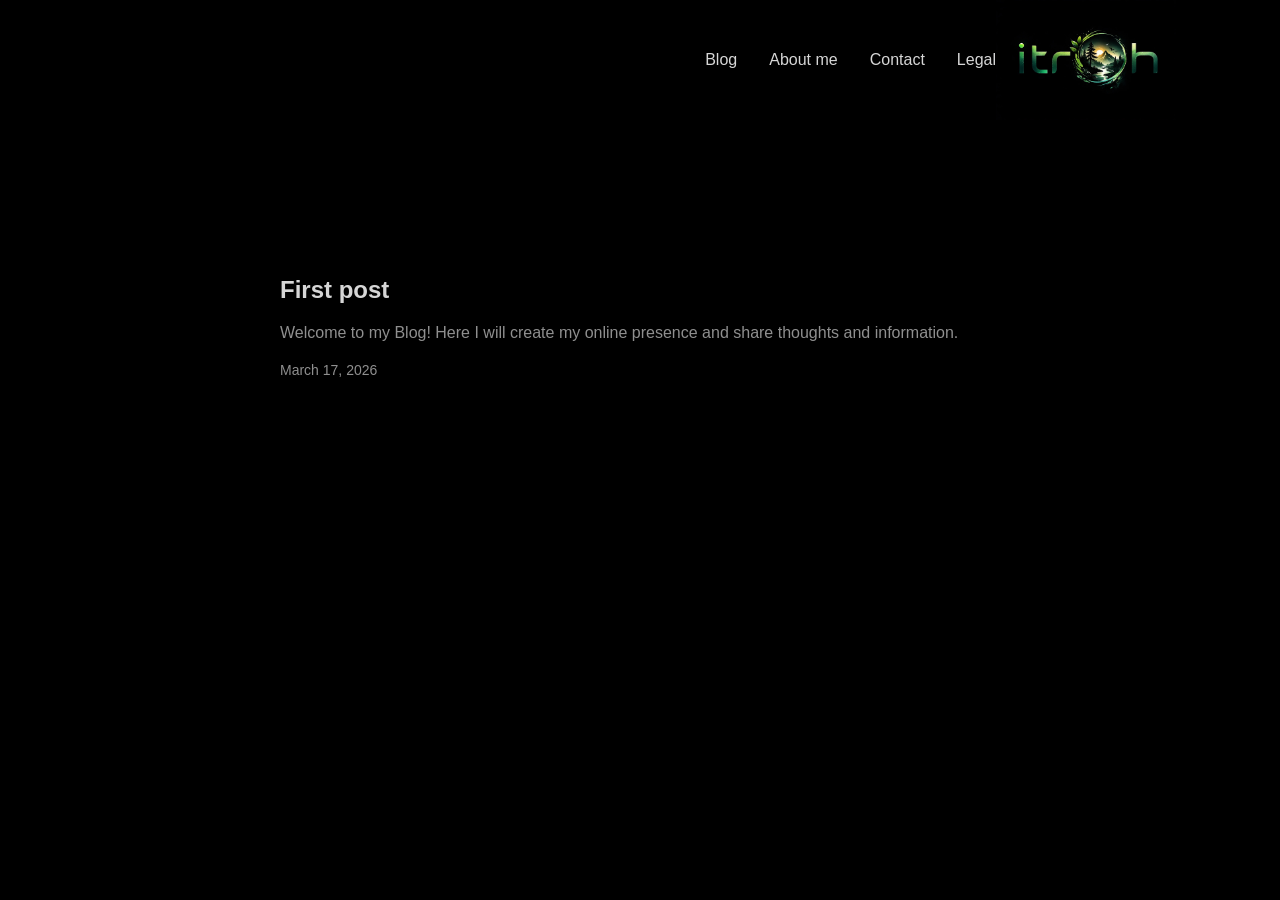
<file: index.html>
<!doctype html><html lang=en dir=auto data-theme=auto><head><meta name=generator content="Hugo 0.158.0"><meta charset=utf-8><meta http-equiv=X-UA-Compatible content="IE=edge"><meta name=viewport content="width=device-width,initial-scale=1,shrink-to-fit=no"><meta name=robots content="index, follow"><title>itroh Blog</title><meta name=description content><meta name=author content><link rel=canonical href=https://blog.itroh.net/><link crossorigin=anonymous href=/assets/css/stylesheet.70f5d8a3f9d9965b29a1d2ba47a379f9b5bcee46b1fe7362e6e1aac0c4387864.css integrity="sha256-cPXYo/nZllspodK6R6N5+bW87kax/nNi5uGqwMQ4eGQ=" rel="preload stylesheet" as=style><link rel=icon href=https://blog.itroh.net/favicon.ico><link rel=icon type=image/png sizes=16x16 href=https://blog.itroh.net/favicon-16x16.png><link rel=icon type=image/png sizes=32x32 href=https://blog.itroh.net/favicon-32x32.png><link rel=apple-touch-icon href=https://blog.itroh.net/apple-touch-icon.png><link rel=mask-icon href=https://blog.itroh.net/safari-pinned-tab.svg><meta name=theme-color content="#2e2e33"><meta name=msapplication-TileColor content="#2e2e33"><link rel=alternate type=application/rss+xml href=https://blog.itroh.net/index.xml title=rss><link rel=alternate hreflang=en href=https://blog.itroh.net/><noscript><style>#theme-toggle,.top-link{display:none}</style><style>@media(prefers-color-scheme:dark){:root{--theme:rgb(29, 30, 32);--entry:rgb(46, 46, 51);--primary:rgb(218, 218, 219);--secondary:rgb(155, 156, 157);--tertiary:rgb(65, 66, 68);--content:rgb(196, 196, 197);--code-block-bg:rgb(46, 46, 51);--code-bg:rgb(55, 56, 62);--border:rgb(51, 51, 51);color-scheme:dark}.list{background:var(--theme)}.toc{background:var(--entry)}}@media(prefers-color-scheme:light){.list::-webkit-scrollbar-thumb{border-color:var(--code-bg)}}</style></noscript><script>localStorage.getItem("pref-theme")==="dark"?document.querySelector("html").dataset.theme="dark":localStorage.getItem("pref-theme")==="light"?document.querySelector("html").dataset.theme="light":window.matchMedia("(prefers-color-scheme: dark)").matches?document.querySelector("html").dataset.theme="dark":document.querySelector("html").dataset.theme="light"</script><meta property="og:url" content="https://blog.itroh.net/"><meta property="og:site_name" content="itroh Blog"><meta property="og:title" content="itroh Blog"><meta property="og:locale" content="de_DE"><meta property="og:type" content="website"><meta name=twitter:card content="summary"><meta name=twitter:title content="itroh Blog"><script type=application/ld+json>{"@context":"https://schema.org","@type":"Organization","name":"itroh Blog","url":"https://blog.itroh.net/","description":"","logo":"https://blog.itroh.net/favicon.ico","sameAs":[]}</script></head><body class=list id=top><header class=header><nav class=nav><ul class=menu><li><a href=/posts/>Blog</a></li><li><a href=/about/>About me</a></li><li><a href=/contact/>Contact</a></li><li><a href=/legal/>Legal</a></li></ul><a href=https://blog.itroh.net/ title="itroh Blog"><img src=/images/logo.jpeg alt="itroh Blog" height=120></a></nav></header><main class=main><article class=first-entry><header class=entry-header><h2 class=entry-hint-parent>First post</h2></header><div class=entry-content><p>Welcome to my Blog! Here I will create my online presence and share thoughts and information.</p></div><footer class=entry-footer><span title='2026-03-17 00:00:00 +0000 UTC'>March 17, 2026</span></footer><a class=entry-link aria-label="post link to First post" href=https://blog.itroh.net/posts/first-post/></a></article></main><a href=#top aria-label="go to top" title="Go to Top (Alt + G)" class=top-link id=top-link accesskey=g><svg viewBox="0 0 12 6" fill="currentColor"><path d="M12 6H0l6-6z"/></svg>
</a><script>let menu=document.getElementById("menu");if(menu){const e=localStorage.getItem("menu-scroll-position");e&&(menu.scrollLeft=parseInt(e,10)),menu.onscroll=function(){localStorage.setItem("menu-scroll-position",menu.scrollLeft)}}document.querySelectorAll('a[href^="#"]').forEach(e=>{e.addEventListener("click",function(e){e.preventDefault();var t=this.getAttribute("href").substr(1);window.matchMedia("(prefers-reduced-motion: reduce)").matches?document.querySelector(`[id='${decodeURIComponent(t)}']`).scrollIntoView():document.querySelector(`[id='${decodeURIComponent(t)}']`).scrollIntoView({behavior:"smooth"}),t==="top"?history.replaceState(null,null," "):history.pushState(null,null,`#${t}`)})})</script><script>var mybutton=document.getElementById("top-link");window.onscroll=function(){document.body.scrollTop>800||document.documentElement.scrollTop>800?(mybutton.style.visibility="visible",mybutton.style.opacity="1"):(mybutton.style.visibility="hidden",mybutton.style.opacity="0")}</script><script>document.getElementById("theme-toggle").addEventListener("click",()=>{const e=document.querySelector("html");e.dataset.theme==="dark"?(e.dataset.theme="light",localStorage.setItem("pref-theme","light")):(e.dataset.theme="dark",localStorage.setItem("pref-theme","dark"))})</script></body></html>
</file>
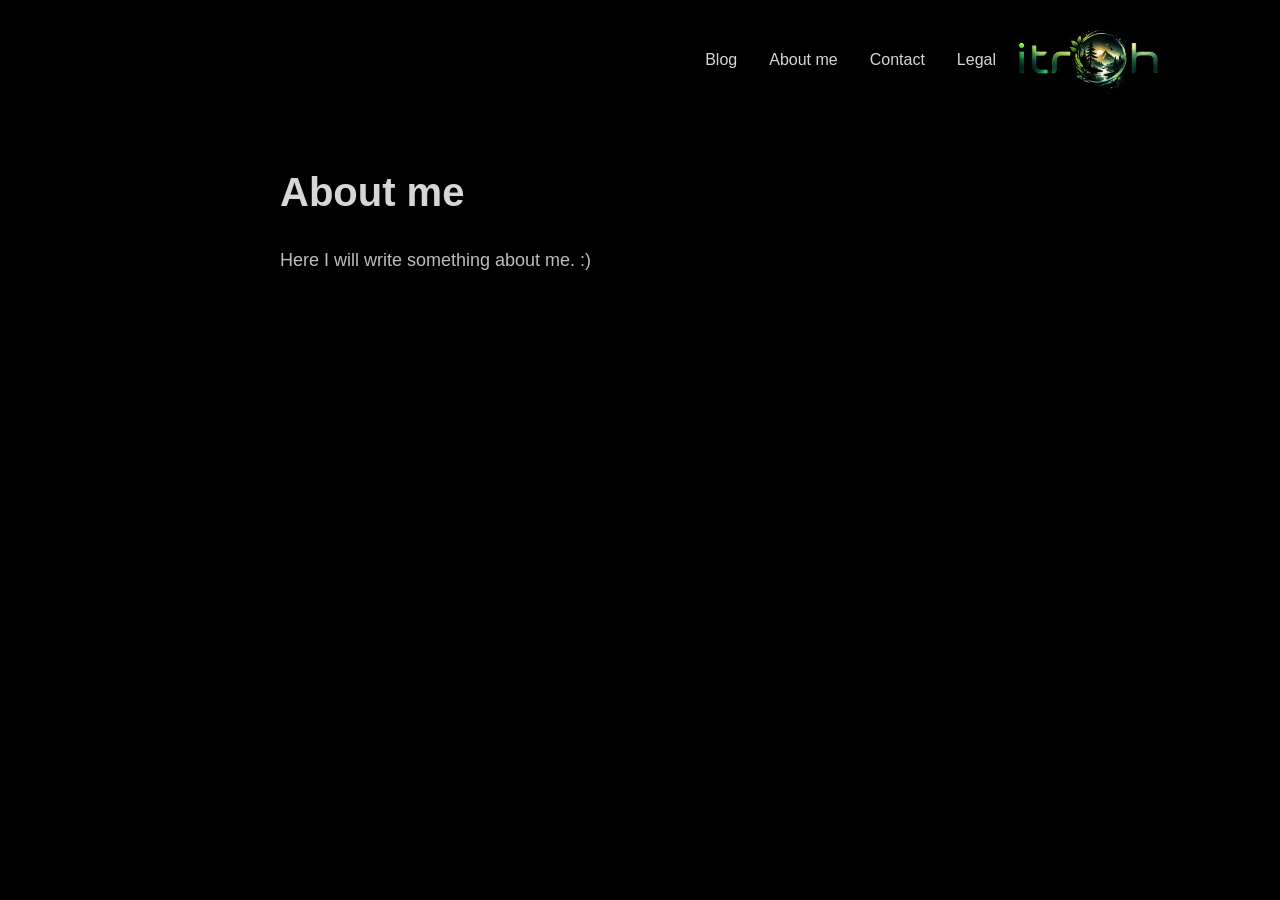
<file: about/index.html>
<!doctype html><html lang=en dir=auto data-theme=auto><head><meta charset=utf-8><meta http-equiv=X-UA-Compatible content="IE=edge"><meta name=viewport content="width=device-width,initial-scale=1,shrink-to-fit=no"><meta name=robots content="index, follow"><title>About me | itroh Blog</title><meta name=keywords content><meta name=description content="Here I will write something about me. :)"><meta name=author content><link rel=canonical href=https://blog.itroh.net/about/><link crossorigin=anonymous href=/assets/css/stylesheet.70f5d8a3f9d9965b29a1d2ba47a379f9b5bcee46b1fe7362e6e1aac0c4387864.css integrity="sha256-cPXYo/nZllspodK6R6N5+bW87kax/nNi5uGqwMQ4eGQ=" rel="preload stylesheet" as=style><link rel=icon href=https://blog.itroh.net/favicon.ico><link rel=icon type=image/png sizes=16x16 href=https://blog.itroh.net/favicon-16x16.png><link rel=icon type=image/png sizes=32x32 href=https://blog.itroh.net/favicon-32x32.png><link rel=apple-touch-icon href=https://blog.itroh.net/apple-touch-icon.png><link rel=mask-icon href=https://blog.itroh.net/safari-pinned-tab.svg><meta name=theme-color content="#2e2e33"><meta name=msapplication-TileColor content="#2e2e33"><link rel=alternate hreflang=en href=https://blog.itroh.net/about/><noscript><style>#theme-toggle,.top-link{display:none}</style><style>@media(prefers-color-scheme:dark){:root{--theme:rgb(29, 30, 32);--entry:rgb(46, 46, 51);--primary:rgb(218, 218, 219);--secondary:rgb(155, 156, 157);--tertiary:rgb(65, 66, 68);--content:rgb(196, 196, 197);--code-block-bg:rgb(46, 46, 51);--code-bg:rgb(55, 56, 62);--border:rgb(51, 51, 51);color-scheme:dark}.list{background:var(--theme)}.toc{background:var(--entry)}}@media(prefers-color-scheme:light){.list::-webkit-scrollbar-thumb{border-color:var(--code-bg)}}</style></noscript><script>localStorage.getItem("pref-theme")==="dark"?document.querySelector("html").dataset.theme="dark":localStorage.getItem("pref-theme")==="light"?document.querySelector("html").dataset.theme="light":window.matchMedia("(prefers-color-scheme: dark)").matches?document.querySelector("html").dataset.theme="dark":document.querySelector("html").dataset.theme="light"</script><meta property="og:url" content="https://blog.itroh.net/about/"><meta property="og:site_name" content="itroh Blog"><meta property="og:title" content="About me"><meta property="og:description" content="Here I will write something about me. :)"><meta property="og:locale" content="de_DE"><meta property="og:type" content="article"><meta name=twitter:card content="summary"><meta name=twitter:title content="About me"><meta name=twitter:description content="Here I will write something about me. :)"><script type=application/ld+json>{"@context":"https://schema.org","@type":"BreadcrumbList","itemListElement":[{"@type":"ListItem","position":1,"name":"About me","item":"https://blog.itroh.net/about/"}]}</script><script type=application/ld+json>{"@context":"https://schema.org","@type":"BlogPosting","headline":"About me","name":"About me","description":"Here I will write something about me. :)\n","keywords":[],"articleBody":"Here I will write something about me. :)\n","wordCount":"8","inLanguage":"en","datePublished":"0001-01-01T00:00:00Z","dateModified":"0001-01-01T00:00:00Z","mainEntityOfPage":{"@type":"WebPage","@id":"https://blog.itroh.net/about/"},"publisher":{"@type":"Organization","name":"itroh Blog","logo":{"@type":"ImageObject","url":"https://blog.itroh.net/favicon.ico"}}}</script></head><body id=top><header class=header><nav class=nav><ul class=menu><li><a href=/posts/>Blog</a></li><li><a href=/about/>About me</a></li><li><a href=/contact/>Contact</a></li><li><a href=/legal/>Legal</a></li></ul><a href=https://blog.itroh.net/ title="itroh Blog"><img src=/images/logo.jpeg alt="itroh Blog" height=120></a></nav></header><main class=main><article class=post-single><header class=post-header><h1 class="post-title entry-hint-parent">About me</h1><div class=post-meta></div></header><div class=post-content><p>Here I will write something about me. :)</p></div><footer class=post-footer><ul class=post-tags></ul></footer></article></main><a href=#top aria-label="go to top" title="Go to Top (Alt + G)" class=top-link id=top-link accesskey=g><svg viewBox="0 0 12 6" fill="currentColor"><path d="M12 6H0l6-6z"/></svg>
</a><script>let menu=document.getElementById("menu");if(menu){const e=localStorage.getItem("menu-scroll-position");e&&(menu.scrollLeft=parseInt(e,10)),menu.onscroll=function(){localStorage.setItem("menu-scroll-position",menu.scrollLeft)}}document.querySelectorAll('a[href^="#"]').forEach(e=>{e.addEventListener("click",function(e){e.preventDefault();var t=this.getAttribute("href").substr(1);window.matchMedia("(prefers-reduced-motion: reduce)").matches?document.querySelector(`[id='${decodeURIComponent(t)}']`).scrollIntoView():document.querySelector(`[id='${decodeURIComponent(t)}']`).scrollIntoView({behavior:"smooth"}),t==="top"?history.replaceState(null,null," "):history.pushState(null,null,`#${t}`)})})</script><script>var mybutton=document.getElementById("top-link");window.onscroll=function(){document.body.scrollTop>800||document.documentElement.scrollTop>800?(mybutton.style.visibility="visible",mybutton.style.opacity="1"):(mybutton.style.visibility="hidden",mybutton.style.opacity="0")}</script><script>document.getElementById("theme-toggle").addEventListener("click",()=>{const e=document.querySelector("html");e.dataset.theme==="dark"?(e.dataset.theme="light",localStorage.setItem("pref-theme","light")):(e.dataset.theme="dark",localStorage.setItem("pref-theme","dark"))})</script></body></html>
</file>
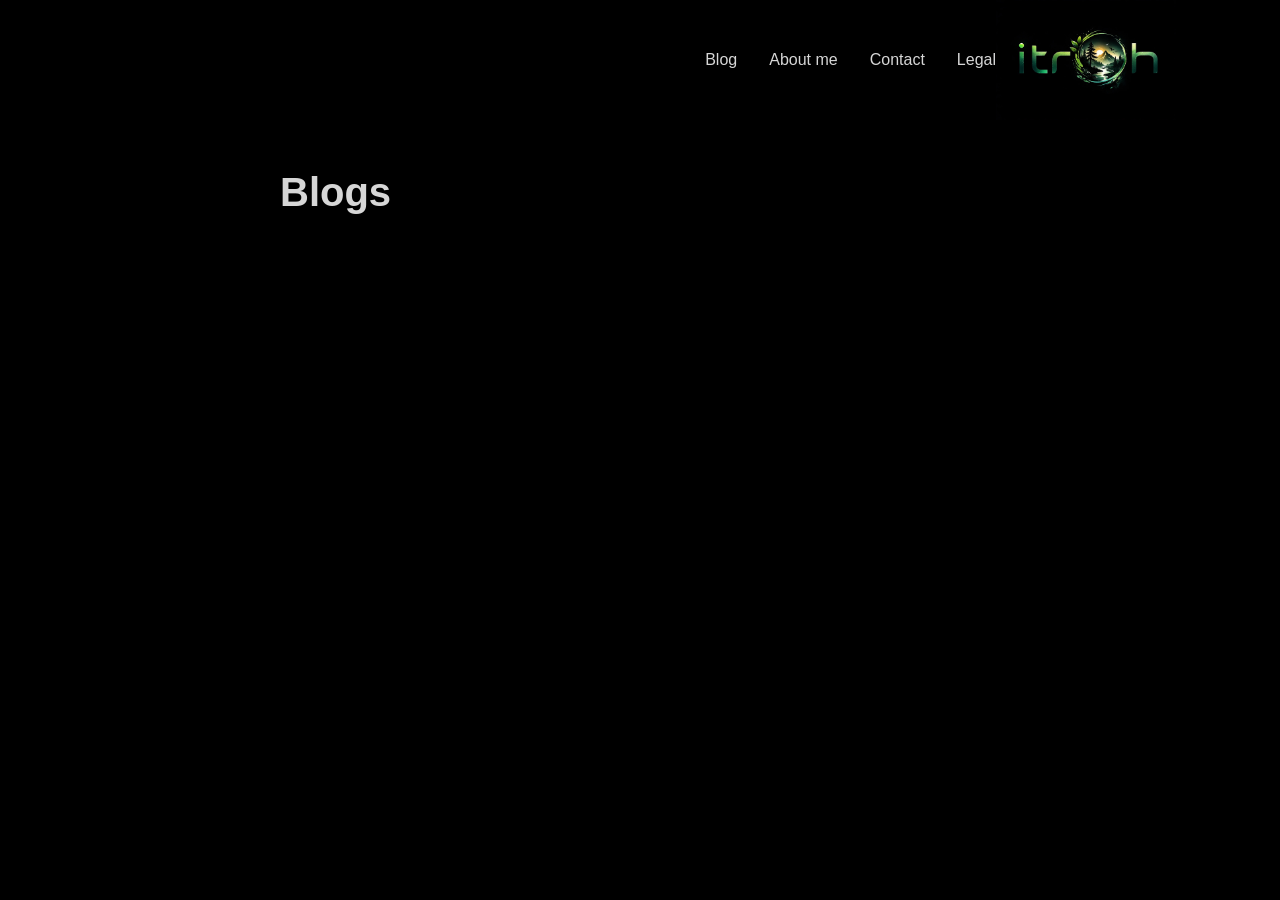
<file: blog/index.html>
<!doctype html><html lang=en dir=auto data-theme=auto><head><meta charset=utf-8><meta http-equiv=X-UA-Compatible content="IE=edge"><meta name=viewport content="width=device-width,initial-scale=1,shrink-to-fit=no"><meta name=robots content="index, follow"><title>Blogs | itroh Blog</title><meta name=keywords content><meta name=description content="Blogs - itroh Blog"><meta name=author content><link rel=canonical href=https://blog.itroh.net/blog/><link crossorigin=anonymous href=/assets/css/stylesheet.70f5d8a3f9d9965b29a1d2ba47a379f9b5bcee46b1fe7362e6e1aac0c4387864.css integrity="sha256-cPXYo/nZllspodK6R6N5+bW87kax/nNi5uGqwMQ4eGQ=" rel="preload stylesheet" as=style><link rel=icon href=https://blog.itroh.net/favicon.ico><link rel=icon type=image/png sizes=16x16 href=https://blog.itroh.net/favicon-16x16.png><link rel=icon type=image/png sizes=32x32 href=https://blog.itroh.net/favicon-32x32.png><link rel=apple-touch-icon href=https://blog.itroh.net/apple-touch-icon.png><link rel=mask-icon href=https://blog.itroh.net/safari-pinned-tab.svg><meta name=theme-color content="#2e2e33"><meta name=msapplication-TileColor content="#2e2e33"><link rel=alternate type=application/rss+xml href=https://blog.itroh.net/blog/index.xml title=rss><link rel=alternate hreflang=en href=https://blog.itroh.net/blog/><noscript><style>#theme-toggle,.top-link{display:none}</style><style>@media(prefers-color-scheme:dark){:root{--theme:rgb(29, 30, 32);--entry:rgb(46, 46, 51);--primary:rgb(218, 218, 219);--secondary:rgb(155, 156, 157);--tertiary:rgb(65, 66, 68);--content:rgb(196, 196, 197);--code-block-bg:rgb(46, 46, 51);--code-bg:rgb(55, 56, 62);--border:rgb(51, 51, 51);color-scheme:dark}.list{background:var(--theme)}.toc{background:var(--entry)}}@media(prefers-color-scheme:light){.list::-webkit-scrollbar-thumb{border-color:var(--code-bg)}}</style></noscript><script>localStorage.getItem("pref-theme")==="dark"?document.querySelector("html").dataset.theme="dark":localStorage.getItem("pref-theme")==="light"?document.querySelector("html").dataset.theme="light":window.matchMedia("(prefers-color-scheme: dark)").matches?document.querySelector("html").dataset.theme="dark":document.querySelector("html").dataset.theme="light"</script><meta property="og:url" content="https://blog.itroh.net/blog/"><meta property="og:site_name" content="itroh Blog"><meta property="og:title" content="Blogs"><meta property="og:locale" content="de_DE"><meta property="og:type" content="website"><meta name=twitter:card content="summary"><meta name=twitter:title content="Blogs"><script type=application/ld+json>{"@context":"https://schema.org","@type":"BreadcrumbList","itemListElement":[{"@type":"ListItem","position":1,"name":"Blogs","item":"https://blog.itroh.net/blog/"}]}</script></head><body class=list id=top><header class=header><nav class=nav><ul class=menu><li><a href=/posts/>Blog</a></li><li><a href=/about/>About me</a></li><li><a href=/contact/>Contact</a></li><li><a href=/legal/>Legal</a></li></ul><a href=https://blog.itroh.net/ title="itroh Blog"><img src=/images/logo.jpeg alt="itroh Blog" height=120></a></nav></header><main class=main><header class=page-header><h1>Blogs</h1></header></main><a href=#top aria-label="go to top" title="Go to Top (Alt + G)" class=top-link id=top-link accesskey=g><svg viewBox="0 0 12 6" fill="currentColor"><path d="M12 6H0l6-6z"/></svg>
</a><script>let menu=document.getElementById("menu");if(menu){const e=localStorage.getItem("menu-scroll-position");e&&(menu.scrollLeft=parseInt(e,10)),menu.onscroll=function(){localStorage.setItem("menu-scroll-position",menu.scrollLeft)}}document.querySelectorAll('a[href^="#"]').forEach(e=>{e.addEventListener("click",function(e){e.preventDefault();var t=this.getAttribute("href").substr(1);window.matchMedia("(prefers-reduced-motion: reduce)").matches?document.querySelector(`[id='${decodeURIComponent(t)}']`).scrollIntoView():document.querySelector(`[id='${decodeURIComponent(t)}']`).scrollIntoView({behavior:"smooth"}),t==="top"?history.replaceState(null,null," "):history.pushState(null,null,`#${t}`)})})</script><script>var mybutton=document.getElementById("top-link");window.onscroll=function(){document.body.scrollTop>800||document.documentElement.scrollTop>800?(mybutton.style.visibility="visible",mybutton.style.opacity="1"):(mybutton.style.visibility="hidden",mybutton.style.opacity="0")}</script><script>document.getElementById("theme-toggle").addEventListener("click",()=>{const e=document.querySelector("html");e.dataset.theme==="dark"?(e.dataset.theme="light",localStorage.setItem("pref-theme","light")):(e.dataset.theme="dark",localStorage.setItem("pref-theme","dark"))})</script></body></html>
</file>
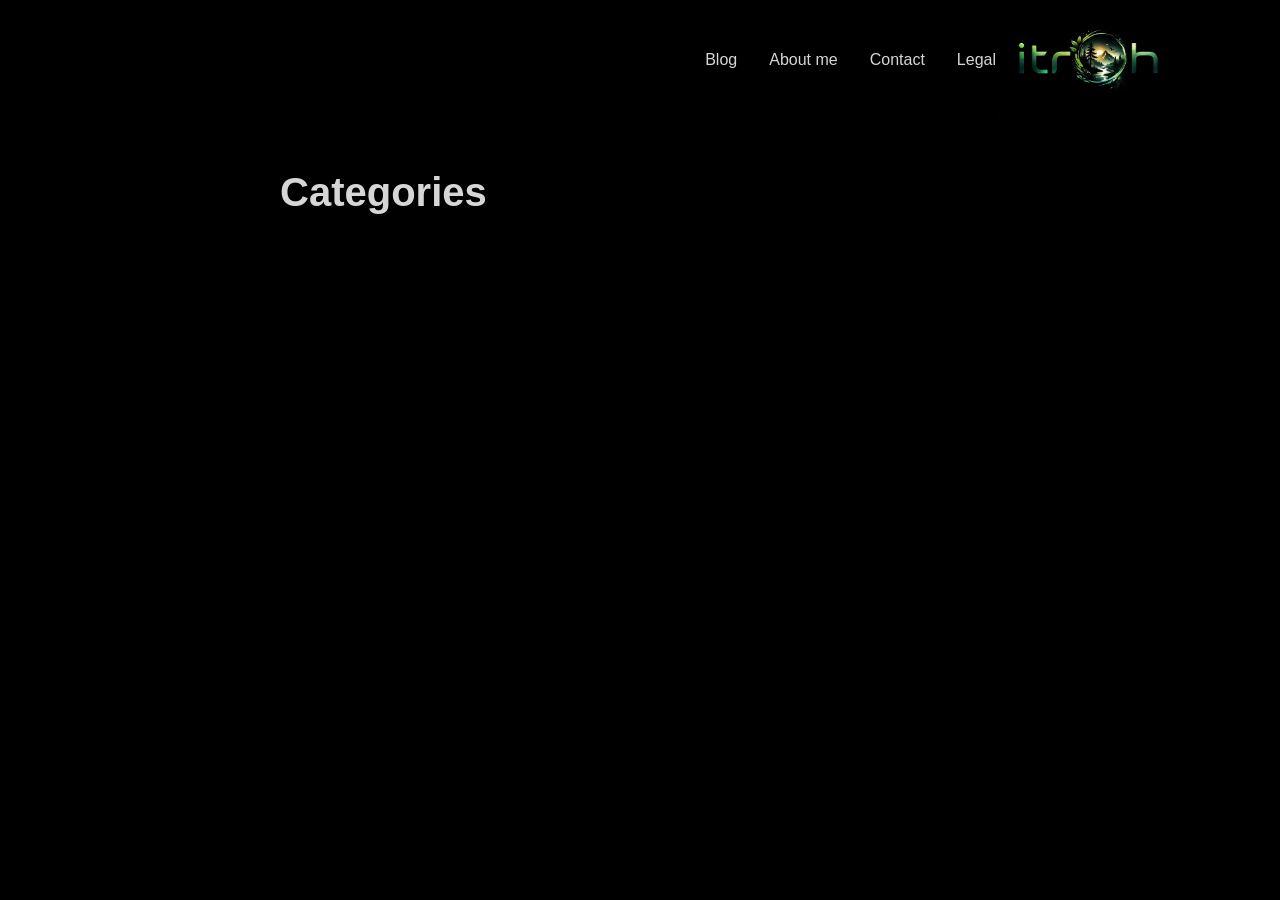
<file: categories/index.html>
<!doctype html><html lang=en dir=auto data-theme=auto><head><meta charset=utf-8><meta http-equiv=X-UA-Compatible content="IE=edge"><meta name=viewport content="width=device-width,initial-scale=1,shrink-to-fit=no"><meta name=robots content="index, follow"><title>Categories | itroh Blog</title><meta name=keywords content><meta name=description content><meta name=author content><link rel=canonical href=https://blog.itroh.net/categories/><link crossorigin=anonymous href=/assets/css/stylesheet.70f5d8a3f9d9965b29a1d2ba47a379f9b5bcee46b1fe7362e6e1aac0c4387864.css integrity="sha256-cPXYo/nZllspodK6R6N5+bW87kax/nNi5uGqwMQ4eGQ=" rel="preload stylesheet" as=style><link rel=icon href=https://blog.itroh.net/favicon.ico><link rel=icon type=image/png sizes=16x16 href=https://blog.itroh.net/favicon-16x16.png><link rel=icon type=image/png sizes=32x32 href=https://blog.itroh.net/favicon-32x32.png><link rel=apple-touch-icon href=https://blog.itroh.net/apple-touch-icon.png><link rel=mask-icon href=https://blog.itroh.net/safari-pinned-tab.svg><meta name=theme-color content="#2e2e33"><meta name=msapplication-TileColor content="#2e2e33"><link rel=alternate type=application/rss+xml href=https://blog.itroh.net/categories/index.xml title=rss><link rel=alternate hreflang=en href=https://blog.itroh.net/categories/><noscript><style>#theme-toggle,.top-link{display:none}</style><style>@media(prefers-color-scheme:dark){:root{--theme:rgb(29, 30, 32);--entry:rgb(46, 46, 51);--primary:rgb(218, 218, 219);--secondary:rgb(155, 156, 157);--tertiary:rgb(65, 66, 68);--content:rgb(196, 196, 197);--code-block-bg:rgb(46, 46, 51);--code-bg:rgb(55, 56, 62);--border:rgb(51, 51, 51);color-scheme:dark}.list{background:var(--theme)}.toc{background:var(--entry)}}@media(prefers-color-scheme:light){.list::-webkit-scrollbar-thumb{border-color:var(--code-bg)}}</style></noscript><script>localStorage.getItem("pref-theme")==="dark"?document.querySelector("html").dataset.theme="dark":localStorage.getItem("pref-theme")==="light"?document.querySelector("html").dataset.theme="light":window.matchMedia("(prefers-color-scheme: dark)").matches?document.querySelector("html").dataset.theme="dark":document.querySelector("html").dataset.theme="light"</script><meta property="og:url" content="https://blog.itroh.net/categories/"><meta property="og:site_name" content="itroh Blog"><meta property="og:title" content="Categories"><meta property="og:locale" content="de_DE"><meta property="og:type" content="website"><meta name=twitter:card content="summary"><meta name=twitter:title content="Categories"></head><body class=list id=top><header class=header><nav class=nav><ul class=menu><li><a href=/posts/>Blog</a></li><li><a href=/about/>About me</a></li><li><a href=/contact/>Contact</a></li><li><a href=/legal/>Legal</a></li></ul><a href=https://blog.itroh.net/ title="itroh Blog"><img src=/images/logo.jpeg alt="itroh Blog" height=120></a></nav></header><main class=main><header class=page-header><h1>Categories</h1></header><ul class=terms-tags></ul></main><a href=#top aria-label="go to top" title="Go to Top (Alt + G)" class=top-link id=top-link accesskey=g><svg viewBox="0 0 12 6" fill="currentColor"><path d="M12 6H0l6-6z"/></svg>
</a><script>let menu=document.getElementById("menu");if(menu){const e=localStorage.getItem("menu-scroll-position");e&&(menu.scrollLeft=parseInt(e,10)),menu.onscroll=function(){localStorage.setItem("menu-scroll-position",menu.scrollLeft)}}document.querySelectorAll('a[href^="#"]').forEach(e=>{e.addEventListener("click",function(e){e.preventDefault();var t=this.getAttribute("href").substr(1);window.matchMedia("(prefers-reduced-motion: reduce)").matches?document.querySelector(`[id='${decodeURIComponent(t)}']`).scrollIntoView():document.querySelector(`[id='${decodeURIComponent(t)}']`).scrollIntoView({behavior:"smooth"}),t==="top"?history.replaceState(null,null," "):history.pushState(null,null,`#${t}`)})})</script><script>var mybutton=document.getElementById("top-link");window.onscroll=function(){document.body.scrollTop>800||document.documentElement.scrollTop>800?(mybutton.style.visibility="visible",mybutton.style.opacity="1"):(mybutton.style.visibility="hidden",mybutton.style.opacity="0")}</script><script>document.getElementById("theme-toggle").addEventListener("click",()=>{const e=document.querySelector("html");e.dataset.theme==="dark"?(e.dataset.theme="light",localStorage.setItem("pref-theme","light")):(e.dataset.theme="dark",localStorage.setItem("pref-theme","dark"))})</script></body></html>
</file>
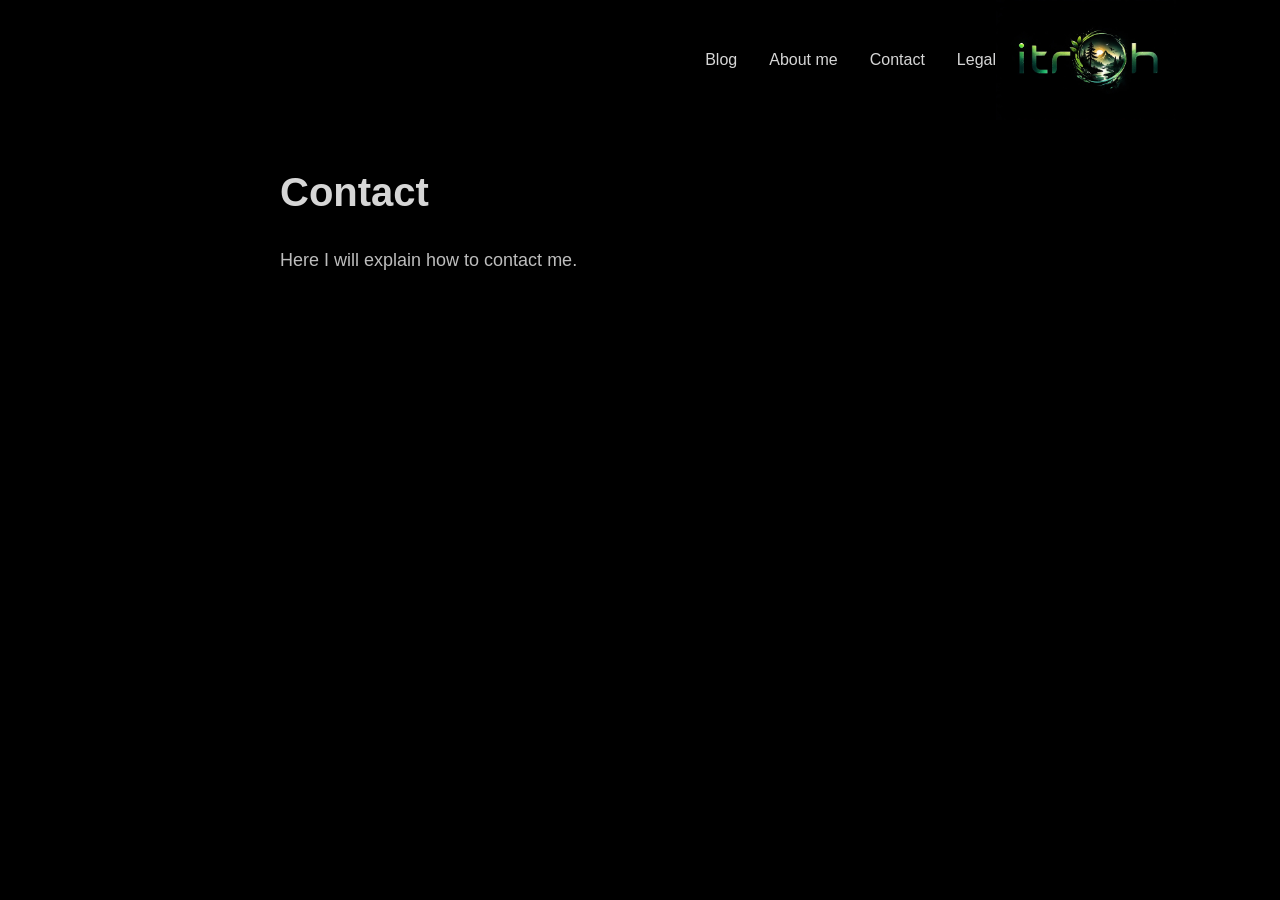
<file: contact/index.html>
<!doctype html><html lang=en dir=auto data-theme=auto><head><meta charset=utf-8><meta http-equiv=X-UA-Compatible content="IE=edge"><meta name=viewport content="width=device-width,initial-scale=1,shrink-to-fit=no"><meta name=robots content="index, follow"><title>Contact | itroh Blog</title><meta name=keywords content><meta name=description content="Here I will explain how to contact me."><meta name=author content><link rel=canonical href=https://blog.itroh.net/contact/><link crossorigin=anonymous href=/assets/css/stylesheet.70f5d8a3f9d9965b29a1d2ba47a379f9b5bcee46b1fe7362e6e1aac0c4387864.css integrity="sha256-cPXYo/nZllspodK6R6N5+bW87kax/nNi5uGqwMQ4eGQ=" rel="preload stylesheet" as=style><link rel=icon href=https://blog.itroh.net/favicon.ico><link rel=icon type=image/png sizes=16x16 href=https://blog.itroh.net/favicon-16x16.png><link rel=icon type=image/png sizes=32x32 href=https://blog.itroh.net/favicon-32x32.png><link rel=apple-touch-icon href=https://blog.itroh.net/apple-touch-icon.png><link rel=mask-icon href=https://blog.itroh.net/safari-pinned-tab.svg><meta name=theme-color content="#2e2e33"><meta name=msapplication-TileColor content="#2e2e33"><link rel=alternate hreflang=en href=https://blog.itroh.net/contact/><noscript><style>#theme-toggle,.top-link{display:none}</style><style>@media(prefers-color-scheme:dark){:root{--theme:rgb(29, 30, 32);--entry:rgb(46, 46, 51);--primary:rgb(218, 218, 219);--secondary:rgb(155, 156, 157);--tertiary:rgb(65, 66, 68);--content:rgb(196, 196, 197);--code-block-bg:rgb(46, 46, 51);--code-bg:rgb(55, 56, 62);--border:rgb(51, 51, 51);color-scheme:dark}.list{background:var(--theme)}.toc{background:var(--entry)}}@media(prefers-color-scheme:light){.list::-webkit-scrollbar-thumb{border-color:var(--code-bg)}}</style></noscript><script>localStorage.getItem("pref-theme")==="dark"?document.querySelector("html").dataset.theme="dark":localStorage.getItem("pref-theme")==="light"?document.querySelector("html").dataset.theme="light":window.matchMedia("(prefers-color-scheme: dark)").matches?document.querySelector("html").dataset.theme="dark":document.querySelector("html").dataset.theme="light"</script><meta property="og:url" content="https://blog.itroh.net/contact/"><meta property="og:site_name" content="itroh Blog"><meta property="og:title" content="Contact"><meta property="og:description" content="Here I will explain how to contact me."><meta property="og:locale" content="de_DE"><meta property="og:type" content="article"><meta name=twitter:card content="summary"><meta name=twitter:title content="Contact"><meta name=twitter:description content="Here I will explain how to contact me."><script type=application/ld+json>{"@context":"https://schema.org","@type":"BreadcrumbList","itemListElement":[{"@type":"ListItem","position":1,"name":"Contact","item":"https://blog.itroh.net/contact/"}]}</script><script type=application/ld+json>{"@context":"https://schema.org","@type":"BlogPosting","headline":"Contact","name":"Contact","description":"Here I will explain how to contact me.\n","keywords":[],"articleBody":"Here I will explain how to contact me.\n","wordCount":"8","inLanguage":"en","datePublished":"0001-01-01T00:00:00Z","dateModified":"0001-01-01T00:00:00Z","mainEntityOfPage":{"@type":"WebPage","@id":"https://blog.itroh.net/contact/"},"publisher":{"@type":"Organization","name":"itroh Blog","logo":{"@type":"ImageObject","url":"https://blog.itroh.net/favicon.ico"}}}</script></head><body id=top><header class=header><nav class=nav><ul class=menu><li><a href=/posts/>Blog</a></li><li><a href=/about/>About me</a></li><li><a href=/contact/>Contact</a></li><li><a href=/legal/>Legal</a></li></ul><a href=https://blog.itroh.net/ title="itroh Blog"><img src=/images/logo.jpeg alt="itroh Blog" height=120></a></nav></header><main class=main><article class=post-single><header class=post-header><h1 class="post-title entry-hint-parent">Contact</h1><div class=post-meta></div></header><div class=post-content><p>Here I will explain how to contact me.</p></div><footer class=post-footer><ul class=post-tags></ul></footer></article></main><a href=#top aria-label="go to top" title="Go to Top (Alt + G)" class=top-link id=top-link accesskey=g><svg viewBox="0 0 12 6" fill="currentColor"><path d="M12 6H0l6-6z"/></svg>
</a><script>let menu=document.getElementById("menu");if(menu){const e=localStorage.getItem("menu-scroll-position");e&&(menu.scrollLeft=parseInt(e,10)),menu.onscroll=function(){localStorage.setItem("menu-scroll-position",menu.scrollLeft)}}document.querySelectorAll('a[href^="#"]').forEach(e=>{e.addEventListener("click",function(e){e.preventDefault();var t=this.getAttribute("href").substr(1);window.matchMedia("(prefers-reduced-motion: reduce)").matches?document.querySelector(`[id='${decodeURIComponent(t)}']`).scrollIntoView():document.querySelector(`[id='${decodeURIComponent(t)}']`).scrollIntoView({behavior:"smooth"}),t==="top"?history.replaceState(null,null," "):history.pushState(null,null,`#${t}`)})})</script><script>var mybutton=document.getElementById("top-link");window.onscroll=function(){document.body.scrollTop>800||document.documentElement.scrollTop>800?(mybutton.style.visibility="visible",mybutton.style.opacity="1"):(mybutton.style.visibility="hidden",mybutton.style.opacity="0")}</script><script>document.getElementById("theme-toggle").addEventListener("click",()=>{const e=document.querySelector("html");e.dataset.theme==="dark"?(e.dataset.theme="light",localStorage.setItem("pref-theme","light")):(e.dataset.theme="dark",localStorage.setItem("pref-theme","dark"))})</script></body></html>
</file>
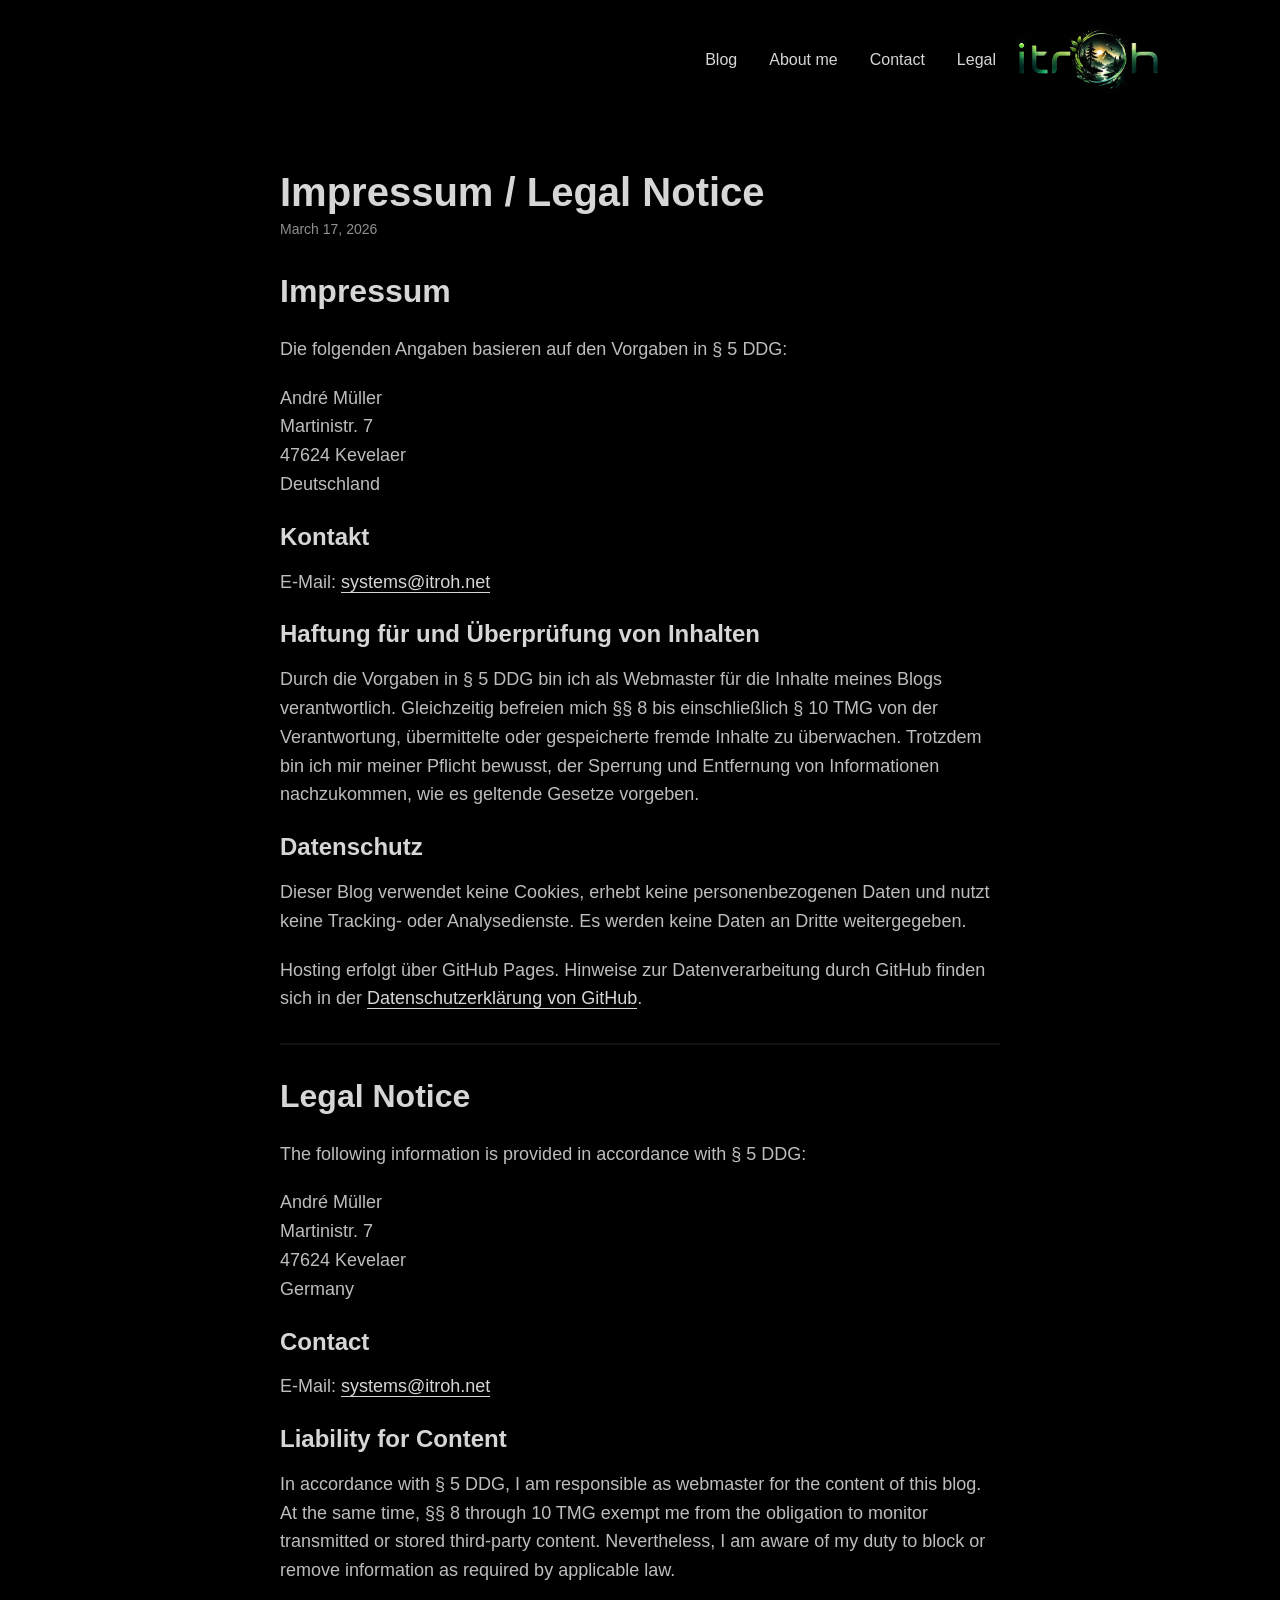
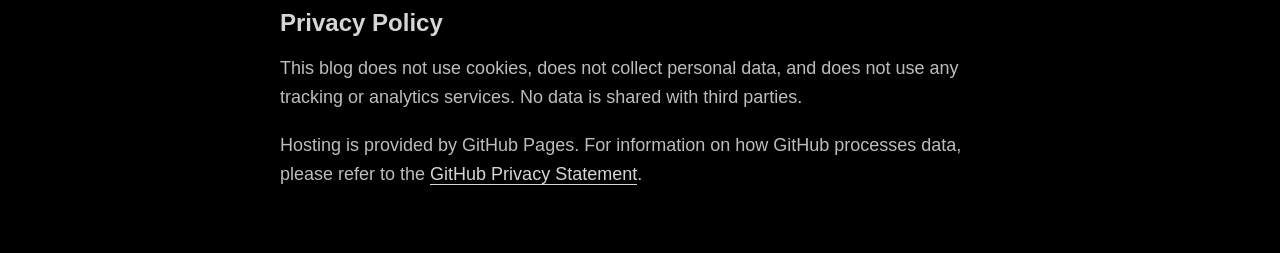
<file: legal/index.html>
<!doctype html><html lang=en dir=auto data-theme=auto><head><meta charset=utf-8><meta http-equiv=X-UA-Compatible content="IE=edge"><meta name=viewport content="width=device-width,initial-scale=1,shrink-to-fit=no"><meta name=robots content="index, follow"><title>Impressum / Legal Notice | itroh Blog</title><meta name=keywords content><meta name=description content="Impressum
Die folgenden Angaben basieren auf den Vorgaben in § 5 DDG:
André Müller 
Martinistr. 7
47624 Kevelaer
Deutschland
Kontakt
E-Mail: systems@itroh.net
Haftung für und Überprüfung von Inhalten
Durch die Vorgaben in § 5 DDG bin ich als Webmaster für die Inhalte
meines Blogs verantwortlich. Gleichzeitig befreien mich §§ 8 bis
einschließlich § 10 TMG von der Verantwortung, übermittelte oder
gespeicherte fremde Inhalte zu überwachen. Trotzdem bin ich mir meiner
Pflicht bewusst, der Sperrung und Entfernung von Informationen
nachzukommen, wie es geltende Gesetze vorgeben."><meta name=author content><link rel=canonical href=https://blog.itroh.net/legal/><link crossorigin=anonymous href=/assets/css/stylesheet.70f5d8a3f9d9965b29a1d2ba47a379f9b5bcee46b1fe7362e6e1aac0c4387864.css integrity="sha256-cPXYo/nZllspodK6R6N5+bW87kax/nNi5uGqwMQ4eGQ=" rel="preload stylesheet" as=style><link rel=icon href=https://blog.itroh.net/favicon.ico><link rel=icon type=image/png sizes=16x16 href=https://blog.itroh.net/favicon-16x16.png><link rel=icon type=image/png sizes=32x32 href=https://blog.itroh.net/favicon-32x32.png><link rel=apple-touch-icon href=https://blog.itroh.net/apple-touch-icon.png><link rel=mask-icon href=https://blog.itroh.net/safari-pinned-tab.svg><meta name=theme-color content="#2e2e33"><meta name=msapplication-TileColor content="#2e2e33"><link rel=alternate hreflang=en href=https://blog.itroh.net/legal/><noscript><style>#theme-toggle,.top-link{display:none}</style><style>@media(prefers-color-scheme:dark){:root{--theme:rgb(29, 30, 32);--entry:rgb(46, 46, 51);--primary:rgb(218, 218, 219);--secondary:rgb(155, 156, 157);--tertiary:rgb(65, 66, 68);--content:rgb(196, 196, 197);--code-block-bg:rgb(46, 46, 51);--code-bg:rgb(55, 56, 62);--border:rgb(51, 51, 51);color-scheme:dark}.list{background:var(--theme)}.toc{background:var(--entry)}}@media(prefers-color-scheme:light){.list::-webkit-scrollbar-thumb{border-color:var(--code-bg)}}</style></noscript><script>localStorage.getItem("pref-theme")==="dark"?document.querySelector("html").dataset.theme="dark":localStorage.getItem("pref-theme")==="light"?document.querySelector("html").dataset.theme="light":window.matchMedia("(prefers-color-scheme: dark)").matches?document.querySelector("html").dataset.theme="dark":document.querySelector("html").dataset.theme="light"</script><meta property="og:url" content="https://blog.itroh.net/legal/"><meta property="og:site_name" content="itroh Blog"><meta property="og:title" content="Impressum / Legal Notice"><meta property="og:description" content="Impressum Die folgenden Angaben basieren auf den Vorgaben in § 5 DDG:
André Müller Martinistr. 7
47624 Kevelaer
Deutschland
Kontakt E-Mail: systems@itroh.net
Haftung für und Überprüfung von Inhalten Durch die Vorgaben in § 5 DDG bin ich als Webmaster für die Inhalte meines Blogs verantwortlich. Gleichzeitig befreien mich §§ 8 bis einschließlich § 10 TMG von der Verantwortung, übermittelte oder gespeicherte fremde Inhalte zu überwachen. Trotzdem bin ich mir meiner Pflicht bewusst, der Sperrung und Entfernung von Informationen nachzukommen, wie es geltende Gesetze vorgeben."><meta property="og:locale" content="de_DE"><meta property="og:type" content="article"><meta property="article:published_time" content="2026-03-17T00:00:00+00:00"><meta property="article:modified_time" content="2026-03-17T00:00:00+00:00"><meta name=twitter:card content="summary"><meta name=twitter:title content="Impressum / Legal Notice"><meta name=twitter:description content="Impressum Die folgenden Angaben basieren auf den Vorgaben in § 5 DDG:
André Müller Martinistr. 7
47624 Kevelaer
Deutschland
Kontakt E-Mail: systems@itroh.net
Haftung für und Überprüfung von Inhalten Durch die Vorgaben in § 5 DDG bin ich als Webmaster für die Inhalte meines Blogs verantwortlich. Gleichzeitig befreien mich §§ 8 bis einschließlich § 10 TMG von der Verantwortung, übermittelte oder gespeicherte fremde Inhalte zu überwachen. Trotzdem bin ich mir meiner Pflicht bewusst, der Sperrung und Entfernung von Informationen nachzukommen, wie es geltende Gesetze vorgeben."><script type=application/ld+json>{"@context":"https://schema.org","@type":"BreadcrumbList","itemListElement":[{"@type":"ListItem","position":1,"name":"Impressum / Legal Notice","item":"https://blog.itroh.net/legal/"}]}</script><script type=application/ld+json>{"@context":"https://schema.org","@type":"BlogPosting","headline":"Impressum / Legal Notice","name":"Impressum \/ Legal Notice","description":"Impressum Die folgenden Angaben basieren auf den Vorgaben in § 5 DDG:\nAndré Müller Martinistr. 7\n47624 Kevelaer\nDeutschland\nKontakt E-Mail: systems@itroh.net\nHaftung für und Überprüfung von Inhalten Durch die Vorgaben in § 5 DDG bin ich als Webmaster für die Inhalte meines Blogs verantwortlich. Gleichzeitig befreien mich §§ 8 bis einschließlich § 10 TMG von der Verantwortung, übermittelte oder gespeicherte fremde Inhalte zu überwachen. Trotzdem bin ich mir meiner Pflicht bewusst, der Sperrung und Entfernung von Informationen nachzukommen, wie es geltende Gesetze vorgeben.\n","keywords":[],"articleBody":"Impressum Die folgenden Angaben basieren auf den Vorgaben in § 5 DDG:\nAndré Müller Martinistr. 7\n47624 Kevelaer\nDeutschland\nKontakt E-Mail: systems@itroh.net\nHaftung für und Überprüfung von Inhalten Durch die Vorgaben in § 5 DDG bin ich als Webmaster für die Inhalte meines Blogs verantwortlich. Gleichzeitig befreien mich §§ 8 bis einschließlich § 10 TMG von der Verantwortung, übermittelte oder gespeicherte fremde Inhalte zu überwachen. Trotzdem bin ich mir meiner Pflicht bewusst, der Sperrung und Entfernung von Informationen nachzukommen, wie es geltende Gesetze vorgeben.\nDatenschutz Dieser Blog verwendet keine Cookies, erhebt keine personenbezogenen Daten und nutzt keine Tracking- oder Analysedienste. Es werden keine Daten an Dritte weitergegeben.\nHosting erfolgt über GitHub Pages. Hinweise zur Datenverarbeitung durch GitHub finden sich in der Datenschutzerklärung von GitHub.\nLegal Notice The following information is provided in accordance with § 5 DDG:\nAndré Müller Martinistr. 7\n47624 Kevelaer\nGermany\nContact E-Mail: systems@itroh.net\nLiability for Content In accordance with § 5 DDG, I am responsible as webmaster for the content of this blog. At the same time, §§ 8 through 10 TMG exempt me from the obligation to monitor transmitted or stored third-party content. Nevertheless, I am aware of my duty to block or remove information as required by applicable law.\nPrivacy Policy This blog does not use cookies, does not collect personal data, and does not use any tracking or analytics services. No data is shared with third parties.\nHosting is provided by GitHub Pages. For information on how GitHub processes data, please refer to the GitHub Privacy Statement.\n","wordCount":"254","inLanguage":"en","datePublished":"2026-03-17T00:00:00Z","dateModified":"2026-03-17T00:00:00Z","mainEntityOfPage":{"@type":"WebPage","@id":"https://blog.itroh.net/legal/"},"publisher":{"@type":"Organization","name":"itroh Blog","logo":{"@type":"ImageObject","url":"https://blog.itroh.net/favicon.ico"}}}</script></head><body id=top><header class=header><nav class=nav><ul class=menu><li><a href=/posts/>Blog</a></li><li><a href=/about/>About me</a></li><li><a href=/contact/>Contact</a></li><li><a href=/legal/>Legal</a></li></ul><a href=https://blog.itroh.net/ title="itroh Blog"><img src=/images/logo.jpeg alt="itroh Blog" height=120></a></nav></header><main class=main><article class=post-single><header class=post-header><h1 class="post-title entry-hint-parent">Impressum / Legal Notice</h1><div class=post-meta><span title='2026-03-17 00:00:00 +0000 UTC'>March 17, 2026</span></div></header><div class=post-content><h2 id=impressum>Impressum<a hidden class=anchor aria-hidden=true href=#impressum>#</a></h2><p>Die folgenden Angaben basieren auf den Vorgaben in § 5 DDG:</p><p>André Müller<br>Martinistr. 7<br>47624 Kevelaer<br>Deutschland</p><h3 id=kontakt>Kontakt<a hidden class=anchor aria-hidden=true href=#kontakt>#</a></h3><p>E-Mail: <a href=mailto:systems@itroh.net>systems@itroh.net</a></p><h3 id=haftung-für-und-überprüfung-von-inhalten>Haftung für und Überprüfung von Inhalten<a hidden class=anchor aria-hidden=true href=#haftung-für-und-überprüfung-von-inhalten>#</a></h3><p>Durch die Vorgaben in § 5 DDG bin ich als Webmaster für die Inhalte
meines Blogs verantwortlich. Gleichzeitig befreien mich §§ 8 bis
einschließlich § 10 TMG von der Verantwortung, übermittelte oder
gespeicherte fremde Inhalte zu überwachen. Trotzdem bin ich mir meiner
Pflicht bewusst, der Sperrung und Entfernung von Informationen
nachzukommen, wie es geltende Gesetze vorgeben.</p><h3 id=datenschutz>Datenschutz<a hidden class=anchor aria-hidden=true href=#datenschutz>#</a></h3><p>Dieser Blog verwendet keine Cookies, erhebt keine personenbezogenen
Daten und nutzt keine Tracking- oder Analysedienste. Es werden keine
Daten an Dritte weitergegeben.</p><p>Hosting erfolgt über GitHub Pages. Hinweise zur Datenverarbeitung durch
GitHub finden sich in der
<a href=https://docs.github.com/en/site-policy/privacy-policies/github-privacy-statement>Datenschutzerklärung von GitHub</a>.</p><hr><h2 id=legal-notice>Legal Notice<a hidden class=anchor aria-hidden=true href=#legal-notice>#</a></h2><p>The following information is provided in accordance with § 5 DDG:</p><p>André Müller<br>Martinistr. 7<br>47624 Kevelaer<br>Germany</p><h3 id=contact>Contact<a hidden class=anchor aria-hidden=true href=#contact>#</a></h3><p>E-Mail: <a href=mailto:systems@itroh.net>systems@itroh.net</a></p><h3 id=liability-for-content>Liability for Content<a hidden class=anchor aria-hidden=true href=#liability-for-content>#</a></h3><p>In accordance with § 5 DDG, I am responsible as webmaster for the
content of this blog. At the same time, §§ 8 through 10 TMG exempt me
from the obligation to monitor transmitted or stored third-party content.
Nevertheless, I am aware of my duty to block or remove information as
required by applicable law.</p><h3 id=privacy-policy>Privacy Policy<a hidden class=anchor aria-hidden=true href=#privacy-policy>#</a></h3><p>This blog does not use cookies, does not collect personal data, and does
not use any tracking or analytics services. No data is shared with
third parties.</p><p>Hosting is provided by GitHub Pages. For information on how GitHub
processes data, please refer to the
<a href=https://docs.github.com/en/site-policy/privacy-policies/github-privacy-statement>GitHub Privacy Statement</a>.</p></div><footer class=post-footer><ul class=post-tags></ul></footer></article></main><a href=#top aria-label="go to top" title="Go to Top (Alt + G)" class=top-link id=top-link accesskey=g><svg viewBox="0 0 12 6" fill="currentColor"><path d="M12 6H0l6-6z"/></svg>
</a><script>let menu=document.getElementById("menu");if(menu){const e=localStorage.getItem("menu-scroll-position");e&&(menu.scrollLeft=parseInt(e,10)),menu.onscroll=function(){localStorage.setItem("menu-scroll-position",menu.scrollLeft)}}document.querySelectorAll('a[href^="#"]').forEach(e=>{e.addEventListener("click",function(e){e.preventDefault();var t=this.getAttribute("href").substr(1);window.matchMedia("(prefers-reduced-motion: reduce)").matches?document.querySelector(`[id='${decodeURIComponent(t)}']`).scrollIntoView():document.querySelector(`[id='${decodeURIComponent(t)}']`).scrollIntoView({behavior:"smooth"}),t==="top"?history.replaceState(null,null," "):history.pushState(null,null,`#${t}`)})})</script><script>var mybutton=document.getElementById("top-link");window.onscroll=function(){document.body.scrollTop>800||document.documentElement.scrollTop>800?(mybutton.style.visibility="visible",mybutton.style.opacity="1"):(mybutton.style.visibility="hidden",mybutton.style.opacity="0")}</script><script>document.getElementById("theme-toggle").addEventListener("click",()=>{const e=document.querySelector("html");e.dataset.theme==="dark"?(e.dataset.theme="light",localStorage.setItem("pref-theme","light")):(e.dataset.theme="dark",localStorage.setItem("pref-theme","dark"))})</script></body></html>
</file>
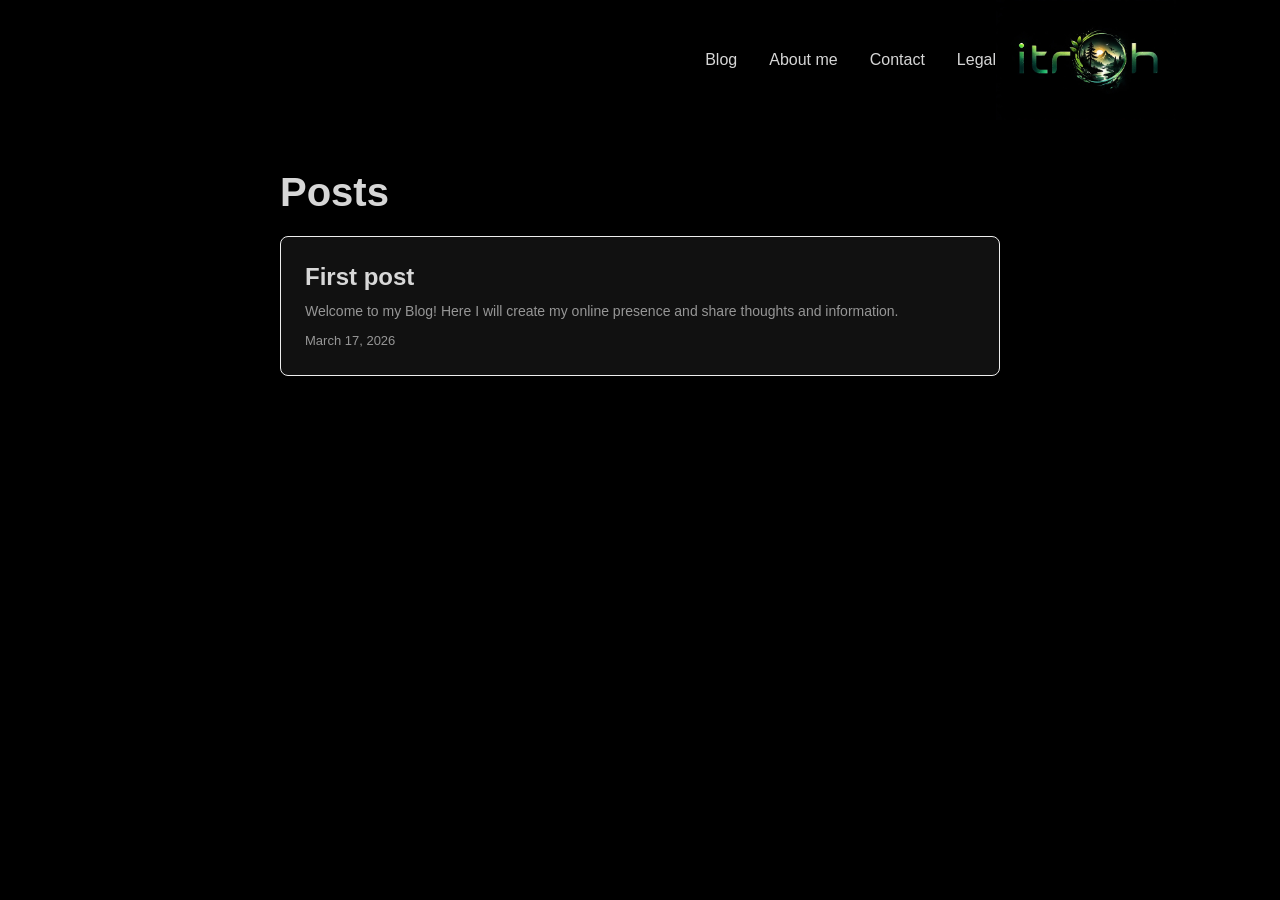
<file: posts/index.html>
<!doctype html><html lang=en dir=auto data-theme=auto><head><meta charset=utf-8><meta http-equiv=X-UA-Compatible content="IE=edge"><meta name=viewport content="width=device-width,initial-scale=1,shrink-to-fit=no"><meta name=robots content="index, follow"><title>Posts | itroh Blog</title><meta name=keywords content><meta name=description content="Posts - itroh Blog"><meta name=author content><link rel=canonical href=https://blog.itroh.net/posts/><link crossorigin=anonymous href=/assets/css/stylesheet.70f5d8a3f9d9965b29a1d2ba47a379f9b5bcee46b1fe7362e6e1aac0c4387864.css integrity="sha256-cPXYo/nZllspodK6R6N5+bW87kax/nNi5uGqwMQ4eGQ=" rel="preload stylesheet" as=style><link rel=icon href=https://blog.itroh.net/favicon.ico><link rel=icon type=image/png sizes=16x16 href=https://blog.itroh.net/favicon-16x16.png><link rel=icon type=image/png sizes=32x32 href=https://blog.itroh.net/favicon-32x32.png><link rel=apple-touch-icon href=https://blog.itroh.net/apple-touch-icon.png><link rel=mask-icon href=https://blog.itroh.net/safari-pinned-tab.svg><meta name=theme-color content="#2e2e33"><meta name=msapplication-TileColor content="#2e2e33"><link rel=alternate type=application/rss+xml href=https://blog.itroh.net/posts/index.xml title=rss><link rel=alternate hreflang=en href=https://blog.itroh.net/posts/><noscript><style>#theme-toggle,.top-link{display:none}</style><style>@media(prefers-color-scheme:dark){:root{--theme:rgb(29, 30, 32);--entry:rgb(46, 46, 51);--primary:rgb(218, 218, 219);--secondary:rgb(155, 156, 157);--tertiary:rgb(65, 66, 68);--content:rgb(196, 196, 197);--code-block-bg:rgb(46, 46, 51);--code-bg:rgb(55, 56, 62);--border:rgb(51, 51, 51);color-scheme:dark}.list{background:var(--theme)}.toc{background:var(--entry)}}@media(prefers-color-scheme:light){.list::-webkit-scrollbar-thumb{border-color:var(--code-bg)}}</style></noscript><script>localStorage.getItem("pref-theme")==="dark"?document.querySelector("html").dataset.theme="dark":localStorage.getItem("pref-theme")==="light"?document.querySelector("html").dataset.theme="light":window.matchMedia("(prefers-color-scheme: dark)").matches?document.querySelector("html").dataset.theme="dark":document.querySelector("html").dataset.theme="light"</script><meta property="og:url" content="https://blog.itroh.net/posts/"><meta property="og:site_name" content="itroh Blog"><meta property="og:title" content="Posts"><meta property="og:locale" content="de_DE"><meta property="og:type" content="website"><meta name=twitter:card content="summary"><meta name=twitter:title content="Posts"><script type=application/ld+json>{"@context":"https://schema.org","@type":"BreadcrumbList","itemListElement":[{"@type":"ListItem","position":1,"name":"Posts","item":"https://blog.itroh.net/posts/"}]}</script></head><body class=list id=top><header class=header><nav class=nav><ul class=menu><li><a href=/posts/>Blog</a></li><li><a href=/about/>About me</a></li><li><a href=/contact/>Contact</a></li><li><a href=/legal/>Legal</a></li></ul><a href=https://blog.itroh.net/ title="itroh Blog"><img src=/images/logo.jpeg alt="itroh Blog" height=120></a></nav></header><main class=main><header class=page-header><h1>Posts</h1></header><article class=post-entry><header class=entry-header><h2 class=entry-hint-parent>First post</h2></header><div class=entry-content><p>Welcome to my Blog! Here I will create my online presence and share thoughts and information.</p></div><footer class=entry-footer><span title='2026-03-17 00:00:00 +0000 UTC'>March 17, 2026</span></footer><a class=entry-link aria-label="post link to First post" href=https://blog.itroh.net/posts/first-post/></a></article></main><a href=#top aria-label="go to top" title="Go to Top (Alt + G)" class=top-link id=top-link accesskey=g><svg viewBox="0 0 12 6" fill="currentColor"><path d="M12 6H0l6-6z"/></svg>
</a><script>let menu=document.getElementById("menu");if(menu){const e=localStorage.getItem("menu-scroll-position");e&&(menu.scrollLeft=parseInt(e,10)),menu.onscroll=function(){localStorage.setItem("menu-scroll-position",menu.scrollLeft)}}document.querySelectorAll('a[href^="#"]').forEach(e=>{e.addEventListener("click",function(e){e.preventDefault();var t=this.getAttribute("href").substr(1);window.matchMedia("(prefers-reduced-motion: reduce)").matches?document.querySelector(`[id='${decodeURIComponent(t)}']`).scrollIntoView():document.querySelector(`[id='${decodeURIComponent(t)}']`).scrollIntoView({behavior:"smooth"}),t==="top"?history.replaceState(null,null," "):history.pushState(null,null,`#${t}`)})})</script><script>var mybutton=document.getElementById("top-link");window.onscroll=function(){document.body.scrollTop>800||document.documentElement.scrollTop>800?(mybutton.style.visibility="visible",mybutton.style.opacity="1"):(mybutton.style.visibility="hidden",mybutton.style.opacity="0")}</script><script>document.getElementById("theme-toggle").addEventListener("click",()=>{const e=document.querySelector("html");e.dataset.theme==="dark"?(e.dataset.theme="light",localStorage.setItem("pref-theme","light")):(e.dataset.theme="dark",localStorage.setItem("pref-theme","dark"))})</script></body></html>
</file>
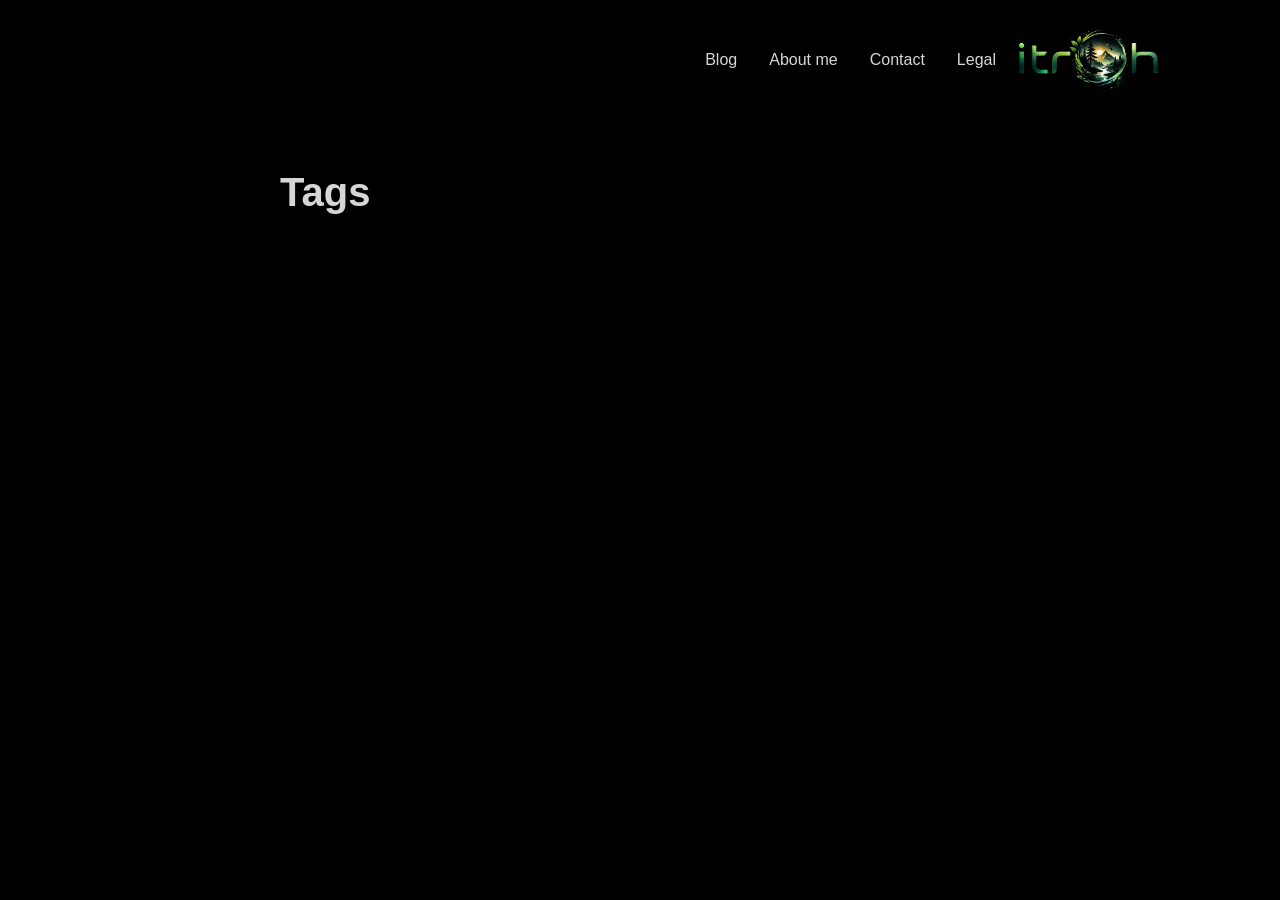
<file: tags/index.html>
<!doctype html><html lang=en dir=auto data-theme=auto><head><meta charset=utf-8><meta http-equiv=X-UA-Compatible content="IE=edge"><meta name=viewport content="width=device-width,initial-scale=1,shrink-to-fit=no"><meta name=robots content="index, follow"><title>Tags | itroh Blog</title><meta name=keywords content><meta name=description content><meta name=author content><link rel=canonical href=https://blog.itroh.net/tags/><link crossorigin=anonymous href=/assets/css/stylesheet.70f5d8a3f9d9965b29a1d2ba47a379f9b5bcee46b1fe7362e6e1aac0c4387864.css integrity="sha256-cPXYo/nZllspodK6R6N5+bW87kax/nNi5uGqwMQ4eGQ=" rel="preload stylesheet" as=style><link rel=icon href=https://blog.itroh.net/favicon.ico><link rel=icon type=image/png sizes=16x16 href=https://blog.itroh.net/favicon-16x16.png><link rel=icon type=image/png sizes=32x32 href=https://blog.itroh.net/favicon-32x32.png><link rel=apple-touch-icon href=https://blog.itroh.net/apple-touch-icon.png><link rel=mask-icon href=https://blog.itroh.net/safari-pinned-tab.svg><meta name=theme-color content="#2e2e33"><meta name=msapplication-TileColor content="#2e2e33"><link rel=alternate type=application/rss+xml href=https://blog.itroh.net/tags/index.xml title=rss><link rel=alternate hreflang=en href=https://blog.itroh.net/tags/><noscript><style>#theme-toggle,.top-link{display:none}</style><style>@media(prefers-color-scheme:dark){:root{--theme:rgb(29, 30, 32);--entry:rgb(46, 46, 51);--primary:rgb(218, 218, 219);--secondary:rgb(155, 156, 157);--tertiary:rgb(65, 66, 68);--content:rgb(196, 196, 197);--code-block-bg:rgb(46, 46, 51);--code-bg:rgb(55, 56, 62);--border:rgb(51, 51, 51);color-scheme:dark}.list{background:var(--theme)}.toc{background:var(--entry)}}@media(prefers-color-scheme:light){.list::-webkit-scrollbar-thumb{border-color:var(--code-bg)}}</style></noscript><script>localStorage.getItem("pref-theme")==="dark"?document.querySelector("html").dataset.theme="dark":localStorage.getItem("pref-theme")==="light"?document.querySelector("html").dataset.theme="light":window.matchMedia("(prefers-color-scheme: dark)").matches?document.querySelector("html").dataset.theme="dark":document.querySelector("html").dataset.theme="light"</script><meta property="og:url" content="https://blog.itroh.net/tags/"><meta property="og:site_name" content="itroh Blog"><meta property="og:title" content="Tags"><meta property="og:locale" content="de_DE"><meta property="og:type" content="website"><meta name=twitter:card content="summary"><meta name=twitter:title content="Tags"></head><body class=list id=top><header class=header><nav class=nav><ul class=menu><li><a href=/posts/>Blog</a></li><li><a href=/about/>About me</a></li><li><a href=/contact/>Contact</a></li><li><a href=/legal/>Legal</a></li></ul><a href=https://blog.itroh.net/ title="itroh Blog"><img src=/images/logo.jpeg alt="itroh Blog" height=120></a></nav></header><main class=main><header class=page-header><h1>Tags</h1></header><ul class=terms-tags></ul></main><a href=#top aria-label="go to top" title="Go to Top (Alt + G)" class=top-link id=top-link accesskey=g><svg viewBox="0 0 12 6" fill="currentColor"><path d="M12 6H0l6-6z"/></svg>
</a><script>let menu=document.getElementById("menu");if(menu){const e=localStorage.getItem("menu-scroll-position");e&&(menu.scrollLeft=parseInt(e,10)),menu.onscroll=function(){localStorage.setItem("menu-scroll-position",menu.scrollLeft)}}document.querySelectorAll('a[href^="#"]').forEach(e=>{e.addEventListener("click",function(e){e.preventDefault();var t=this.getAttribute("href").substr(1);window.matchMedia("(prefers-reduced-motion: reduce)").matches?document.querySelector(`[id='${decodeURIComponent(t)}']`).scrollIntoView():document.querySelector(`[id='${decodeURIComponent(t)}']`).scrollIntoView({behavior:"smooth"}),t==="top"?history.replaceState(null,null," "):history.pushState(null,null,`#${t}`)})})</script><script>var mybutton=document.getElementById("top-link");window.onscroll=function(){document.body.scrollTop>800||document.documentElement.scrollTop>800?(mybutton.style.visibility="visible",mybutton.style.opacity="1"):(mybutton.style.visibility="hidden",mybutton.style.opacity="0")}</script><script>document.getElementById("theme-toggle").addEventListener("click",()=>{const e=document.querySelector("html");e.dataset.theme==="dark"?(e.dataset.theme="light",localStorage.setItem("pref-theme","light")):(e.dataset.theme="dark",localStorage.setItem("pref-theme","dark"))})</script></body></html>
</file>
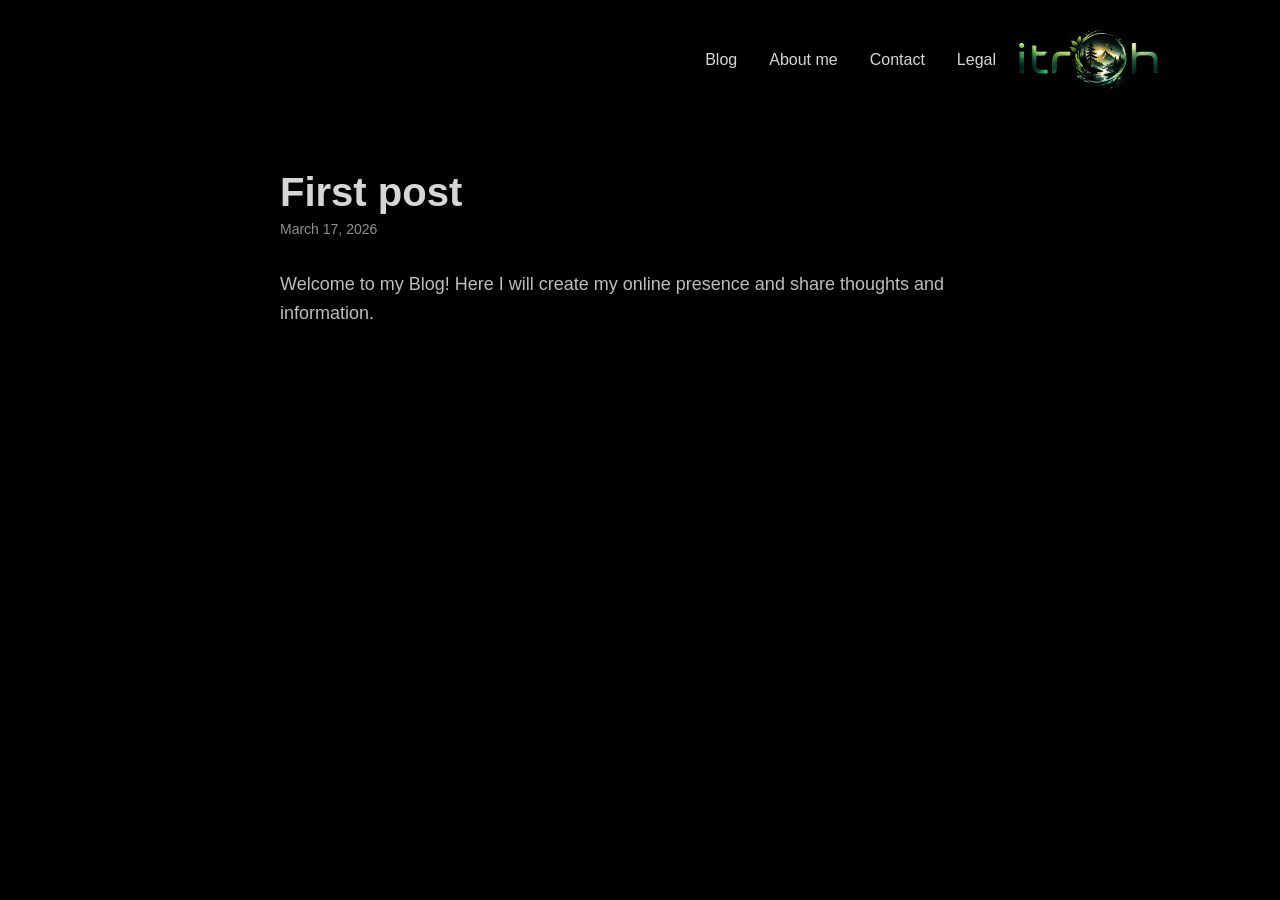
<file: posts/first-post/index.html>
<!doctype html><html lang=en dir=auto data-theme=auto><head><meta charset=utf-8><meta http-equiv=X-UA-Compatible content="IE=edge"><meta name=viewport content="width=device-width,initial-scale=1,shrink-to-fit=no"><meta name=robots content="index, follow"><title>First post | itroh Blog</title><meta name=keywords content><meta name=description content="Welcome to my Blog! Here I will create my online presence and share thoughts and information."><meta name=author content><link rel=canonical href=https://blog.itroh.net/posts/first-post/><link crossorigin=anonymous href=/assets/css/stylesheet.70f5d8a3f9d9965b29a1d2ba47a379f9b5bcee46b1fe7362e6e1aac0c4387864.css integrity="sha256-cPXYo/nZllspodK6R6N5+bW87kax/nNi5uGqwMQ4eGQ=" rel="preload stylesheet" as=style><link rel=icon href=https://blog.itroh.net/favicon.ico><link rel=icon type=image/png sizes=16x16 href=https://blog.itroh.net/favicon-16x16.png><link rel=icon type=image/png sizes=32x32 href=https://blog.itroh.net/favicon-32x32.png><link rel=apple-touch-icon href=https://blog.itroh.net/apple-touch-icon.png><link rel=mask-icon href=https://blog.itroh.net/safari-pinned-tab.svg><meta name=theme-color content="#2e2e33"><meta name=msapplication-TileColor content="#2e2e33"><link rel=alternate hreflang=en href=https://blog.itroh.net/posts/first-post/><noscript><style>#theme-toggle,.top-link{display:none}</style><style>@media(prefers-color-scheme:dark){:root{--theme:rgb(29, 30, 32);--entry:rgb(46, 46, 51);--primary:rgb(218, 218, 219);--secondary:rgb(155, 156, 157);--tertiary:rgb(65, 66, 68);--content:rgb(196, 196, 197);--code-block-bg:rgb(46, 46, 51);--code-bg:rgb(55, 56, 62);--border:rgb(51, 51, 51);color-scheme:dark}.list{background:var(--theme)}.toc{background:var(--entry)}}@media(prefers-color-scheme:light){.list::-webkit-scrollbar-thumb{border-color:var(--code-bg)}}</style></noscript><script>localStorage.getItem("pref-theme")==="dark"?document.querySelector("html").dataset.theme="dark":localStorage.getItem("pref-theme")==="light"?document.querySelector("html").dataset.theme="light":window.matchMedia("(prefers-color-scheme: dark)").matches?document.querySelector("html").dataset.theme="dark":document.querySelector("html").dataset.theme="light"</script><meta property="og:url" content="https://blog.itroh.net/posts/first-post/"><meta property="og:site_name" content="itroh Blog"><meta property="og:title" content="First post"><meta property="og:description" content="Welcome to my Blog! Here I will create my online presence and share thoughts and information."><meta property="og:locale" content="de_DE"><meta property="og:type" content="article"><meta property="article:section" content="posts"><meta property="article:published_time" content="2026-03-17T00:00:00+00:00"><meta property="article:modified_time" content="2026-03-17T00:00:00+00:00"><meta name=twitter:card content="summary"><meta name=twitter:title content="First post"><meta name=twitter:description content="Welcome to my Blog! Here I will create my online presence and share thoughts and information."><script type=application/ld+json>{"@context":"https://schema.org","@type":"BreadcrumbList","itemListElement":[{"@type":"ListItem","position":1,"name":"Posts","item":"https://blog.itroh.net/posts/"},{"@type":"ListItem","position":2,"name":"First post","item":"https://blog.itroh.net/posts/first-post/"}]}</script><script type=application/ld+json>{"@context":"https://schema.org","@type":"BlogPosting","headline":"First post","name":"First post","description":"Welcome to my Blog! Here I will create my online presence and share thoughts and information.\n","keywords":[],"articleBody":"Welcome to my Blog! Here I will create my online presence and share thoughts and information.\n","wordCount":"16","inLanguage":"en","datePublished":"2026-03-17T00:00:00Z","dateModified":"2026-03-17T00:00:00Z","mainEntityOfPage":{"@type":"WebPage","@id":"https://blog.itroh.net/posts/first-post/"},"publisher":{"@type":"Organization","name":"itroh Blog","logo":{"@type":"ImageObject","url":"https://blog.itroh.net/favicon.ico"}}}</script></head><body id=top><header class=header><nav class=nav><ul class=menu><li><a href=/posts/>Blog</a></li><li><a href=/about/>About me</a></li><li><a href=/contact/>Contact</a></li><li><a href=/legal/>Legal</a></li></ul><a href=https://blog.itroh.net/ title="itroh Blog"><img src=/images/logo.jpeg alt="itroh Blog" height=120></a></nav></header><main class=main><article class=post-single><header class=post-header><h1 class="post-title entry-hint-parent">First post</h1><div class=post-meta><span title='2026-03-17 00:00:00 +0000 UTC'>March 17, 2026</span></div></header><div class=post-content><p>Welcome to my Blog! Here I will create my online presence and share thoughts and information.</p></div><footer class=post-footer><ul class=post-tags></ul></footer></article></main><a href=#top aria-label="go to top" title="Go to Top (Alt + G)" class=top-link id=top-link accesskey=g><svg viewBox="0 0 12 6" fill="currentColor"><path d="M12 6H0l6-6z"/></svg>
</a><script>let menu=document.getElementById("menu");if(menu){const e=localStorage.getItem("menu-scroll-position");e&&(menu.scrollLeft=parseInt(e,10)),menu.onscroll=function(){localStorage.setItem("menu-scroll-position",menu.scrollLeft)}}document.querySelectorAll('a[href^="#"]').forEach(e=>{e.addEventListener("click",function(e){e.preventDefault();var t=this.getAttribute("href").substr(1);window.matchMedia("(prefers-reduced-motion: reduce)").matches?document.querySelector(`[id='${decodeURIComponent(t)}']`).scrollIntoView():document.querySelector(`[id='${decodeURIComponent(t)}']`).scrollIntoView({behavior:"smooth"}),t==="top"?history.replaceState(null,null," "):history.pushState(null,null,`#${t}`)})})</script><script>var mybutton=document.getElementById("top-link");window.onscroll=function(){document.body.scrollTop>800||document.documentElement.scrollTop>800?(mybutton.style.visibility="visible",mybutton.style.opacity="1"):(mybutton.style.visibility="hidden",mybutton.style.opacity="0")}</script><script>document.getElementById("theme-toggle").addEventListener("click",()=>{const e=document.querySelector("html");e.dataset.theme==="dark"?(e.dataset.theme="light",localStorage.setItem("pref-theme","light")):(e.dataset.theme="dark",localStorage.setItem("pref-theme","dark"))})</script></body></html>
</file>
